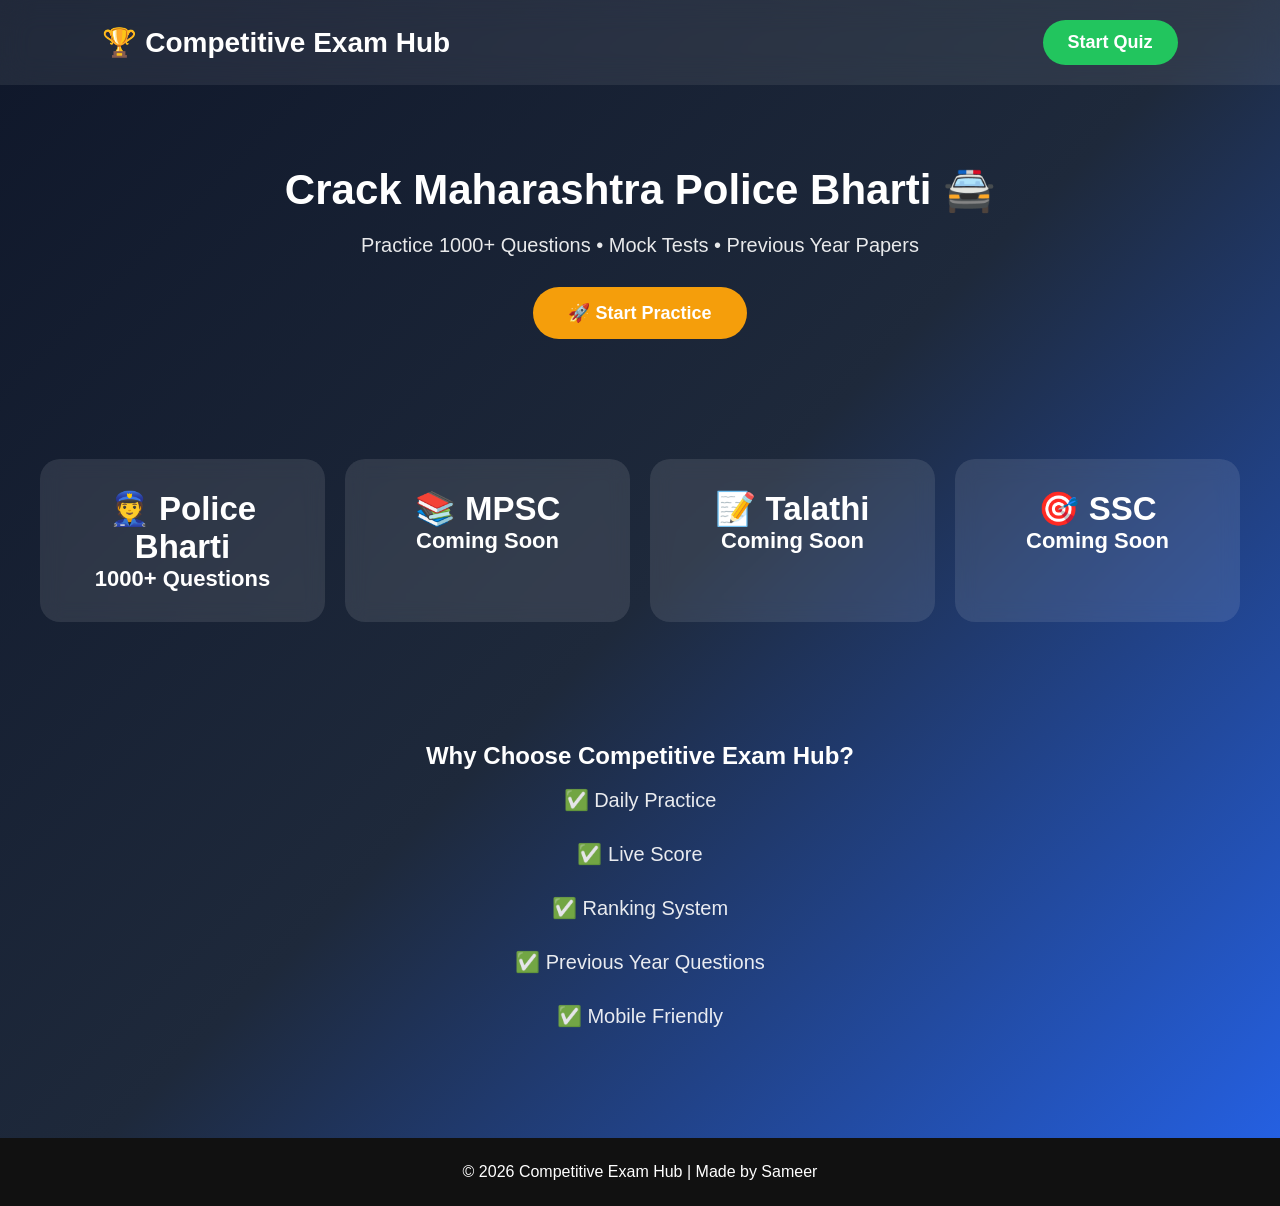
<file: index.html>
<!DOCTYPE html>
<html lang="en">
<head>
<meta charset="UTF-8">
<meta name="viewport" content="width=device-width, initial-scale=1.0">
<title>Competitive Exam Hub</title>
<link rel="stylesheet" href="style.css">
</head>
<body>

<nav class="navbar">
<div class="logo">🏆 Competitive Exam Hub</div>
<a href="quiz.html" class="btn">Start Quiz</a>
</nav>

<section class="hero">
<h1>Crack Maharashtra Police Bharti 🚔</h1>
<p>Practice 1000+ Questions • Mock Tests • Previous Year Papers</p>

<a href="quiz.html" class="btn">🚀 Start Practice</a>
</section>

<section class="cards">

<div class="card">
<h2>👮 Police Bharti</h2>
<p>1000+ Questions</p>
</div>

<div class="card">
<h2>📚 MPSC</h2>
<p>Coming Soon</p>
</div>

<div class="card">
<h2>📝 Talathi</h2>
<p>Coming Soon</p>
</div>

<div class="card">
<h2>🎯 SSC</h2>
<p>Coming Soon</p>
</div>

</section>

<section class="hero">
<h2>Why Choose Competitive Exam Hub?</h2>
<br>
<p>✅ Daily Practice</p>
<p>✅ Live Score</p>
<p>✅ Ranking System</p>
<p>✅ Previous Year Questions</p>
<p>✅ Mobile Friendly</p>
</section>

<footer style="text-align:center;padding:25px;background:#111;">
<p>© 2026 Competitive Exam Hub | Made by Sameer</p>
</footer>

</body>
</html>
</file>
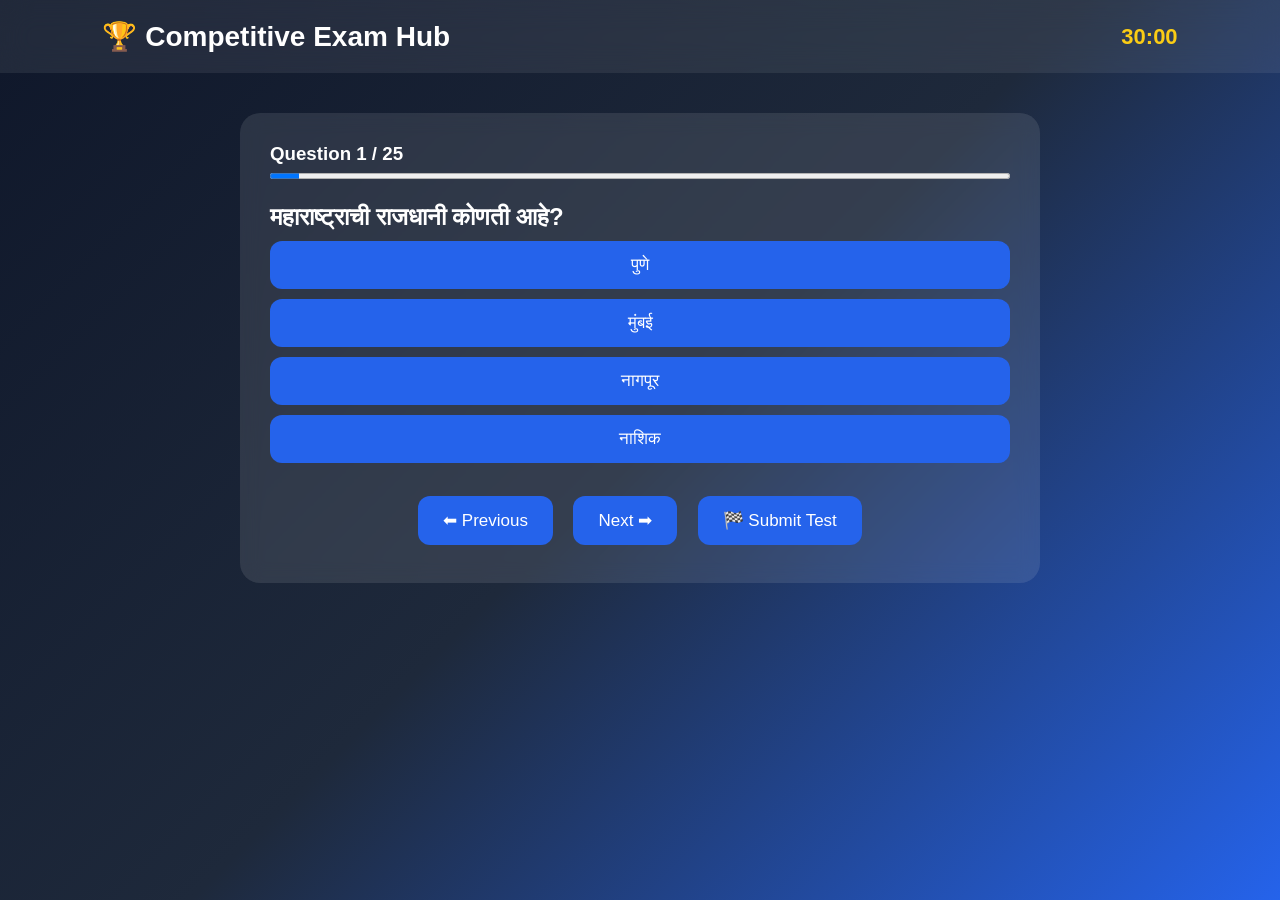
<file: quiz.html>
<!DOCTYPE html>
<html lang="en">
<head>
<meta charset="UTF-8">
<meta name="viewport" content="width=device-width, initial-scale=1.0">
<title>Maharashtra Police Quiz</title>
<link rel="stylesheet" href="style.css">
</head>
<body>

<nav class="navbar">
<div class="logo">🏆 Competitive Exam Hub</div>
<div id="timer">30:00</div>
</nav>

<div class="quiz-box">

<div style="margin-bottom:20px;">
<h3 id="progress">Question 1 / 10</h3>
<progress id="progressBar" value="1" max="10" style="width:100%;height:12px;"></progress>
</div>

<h2 id="question">Loading...</h2>

<div id="options"></div>

<div style="margin-top:25px;text-align:center;">
<button id="prevBtn">⬅ Previous</button>
<button id="nextBtn">Next ➡</button>
<button id="submitBtn">🏁 Submit Test</button>
</div>

</div>

<script src="./questions.js"></script>
<script src="./quiz.js"></script>

</body>
</html>
</file>
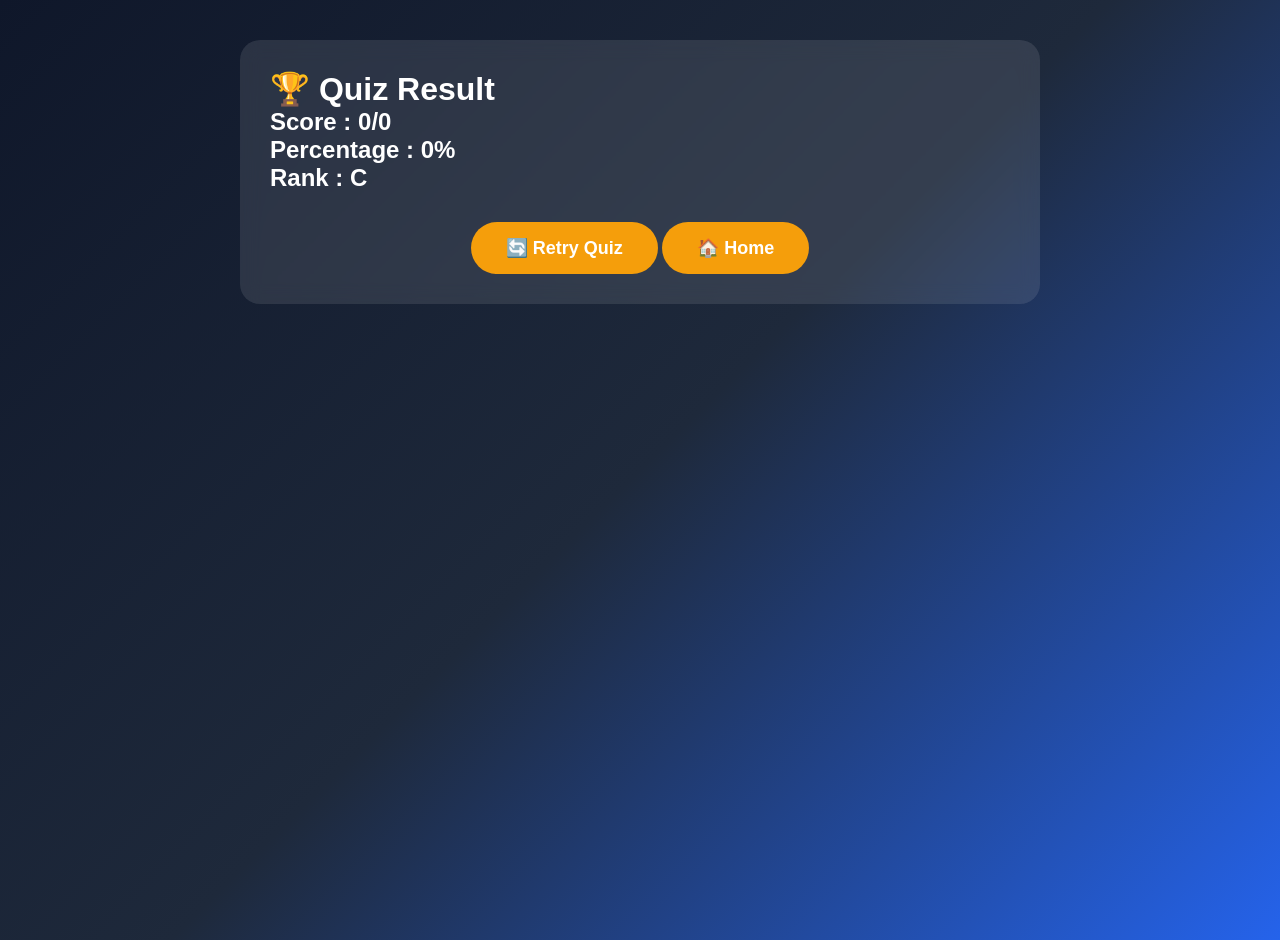
<file: result.html>
<!DOCTYPE html>
<html lang="en">
<head>
<meta charset="UTF-8">
<meta name="viewport" content="width=device-width, initial-scale=1.0">
<title>Quiz Result</title>
<link rel="stylesheet" href="style.css">
</head>
<body>

<div class="quiz-box">

<h1>🏆 Quiz Result</h1>

<h2 id="score">Score: 0/0</h2>

<h2 id="percentage">Percentage: 0%</h2>

<h2 id="rank">Rank: -</h2>

<div style="margin-top:30px;text-align:center;">

<a href="quiz.html" class="btn">🔄 Retry Quiz</a>

<a href="index.html" class="btn">🏠 Home</a>

</div>

</div>

<script>

let score = localStorage.getItem("score") || 0;
let total = localStorage.getItem("total") || 0;

let percent = total == 0 ? 0 : Math.round((score / total) * 100);

let rank = "C";

if(percent>=90) rank="S+";
else if(percent>=80) rank="A+";
else if(percent>=70) rank="A";
else if(percent>=60) rank="B";

document.getElementById("score").innerHTML =
"Score : "+score+"/"+total;

document.getElementById("percentage").innerHTML =
"Percentage : "+percent+"%";

document.getElementById("rank").innerHTML =
"Rank : "+rank;

</script>

</body>
</html>
</file>
<file: style.css>
*{
margin:0;
padding:0;
box-sizing:border-box;
font-family:Arial,sans-serif;
}

body{
background:linear-gradient(135deg,#0f172a,#1e293b,#2563eb);
color:#fff;
min-height:100vh;
}

.navbar{
display:flex;
justify-content:space-between;
align-items:center;
padding:20px 8%;
background:rgba(255,255,255,0.08);
backdrop-filter:blur(15px);
position:sticky;
top:0;
}

.logo{
font-size:28px;
font-weight:bold;
}

.navbar a{
text-decoration:none;
background:#22c55e;
color:#fff;
padding:12px 25px;
border-radius:30px;
font-weight:bold;
transition:.3s;
}

.navbar a:hover{
background:#16a34a;
transform:scale(1.05);
}

.hero{
text-align:center;
padding:80px 20px;
}

.hero h1{
font-size:42px;
margin-bottom:20px;
}

.hero p{
font-size:20px;
opacity:.9;
margin-bottom:30px;
}

.btn{
display:inline-block;
background:#f59e0b;
color:#fff;
padding:15px 35px;
border-radius:35px;
text-decoration:none;
font-size:18px;
font-weight:bold;
transition:.3s;
}

.btn:hover{
background:#d97706;
transform:translateY(-3px);
}

.cards{
display:grid;
grid-template-columns:repeat(auto-fit,minmax(220px,1fr));
gap:20px;
padding:40px;
}

.card{
background:rgba(255,255,255,.1);
backdrop-filter:blur(10px);
padding:30px;
border-radius:20px;
text-align:center;
font-size:22px;
font-weight:bold;
transition:.3s;
cursor:pointer;
}

.card:hover{
transform:translateY(-10px);
background:rgba(255,255,255,.18);
box-shadow:0 10px 30px rgba(0,0,0,.3);
}

.quiz-box{
width:90%;
max-width:800px;
margin:40px auto;
background:rgba(255,255,255,.1);
padding:30px;
border-radius:20px;
backdrop-filter:blur(10px);
}

button{
padding:14px 25px;
border:none;
border-radius:12px;
background:#2563eb;
color:#fff;
font-size:17px;
cursor:pointer;
margin:8px;
transition:.3s;
}

button:hover{
background:#1d4ed8;
}

#timer{
font-size:22px;
font-weight:bold;
color:#facc15;
}

@media(max-width:768px){

.hero h1{
font-size:30px;
}

.hero p{
font-size:17px;
}

.logo{
font-size:20px;
}

.navbar{
padding:15px;
}

.cards{
padding:20px;
}

}
</file>
